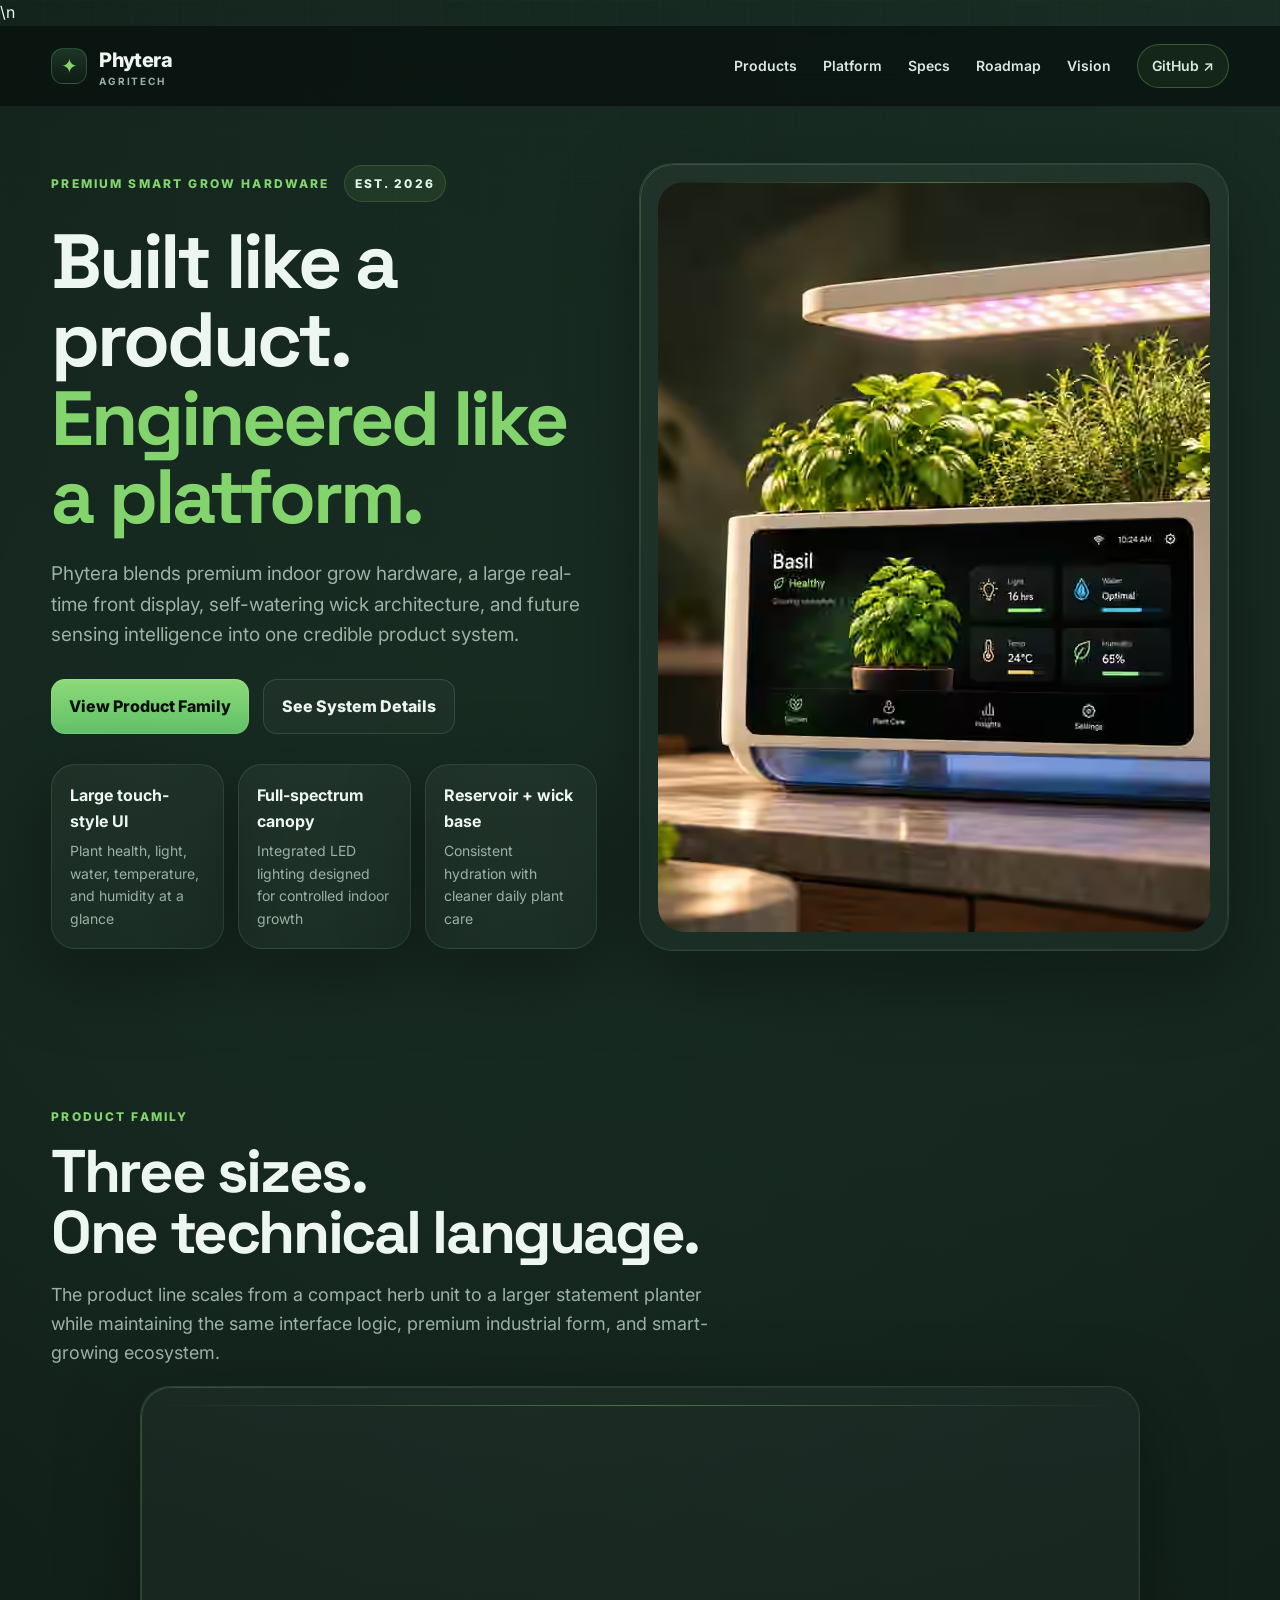
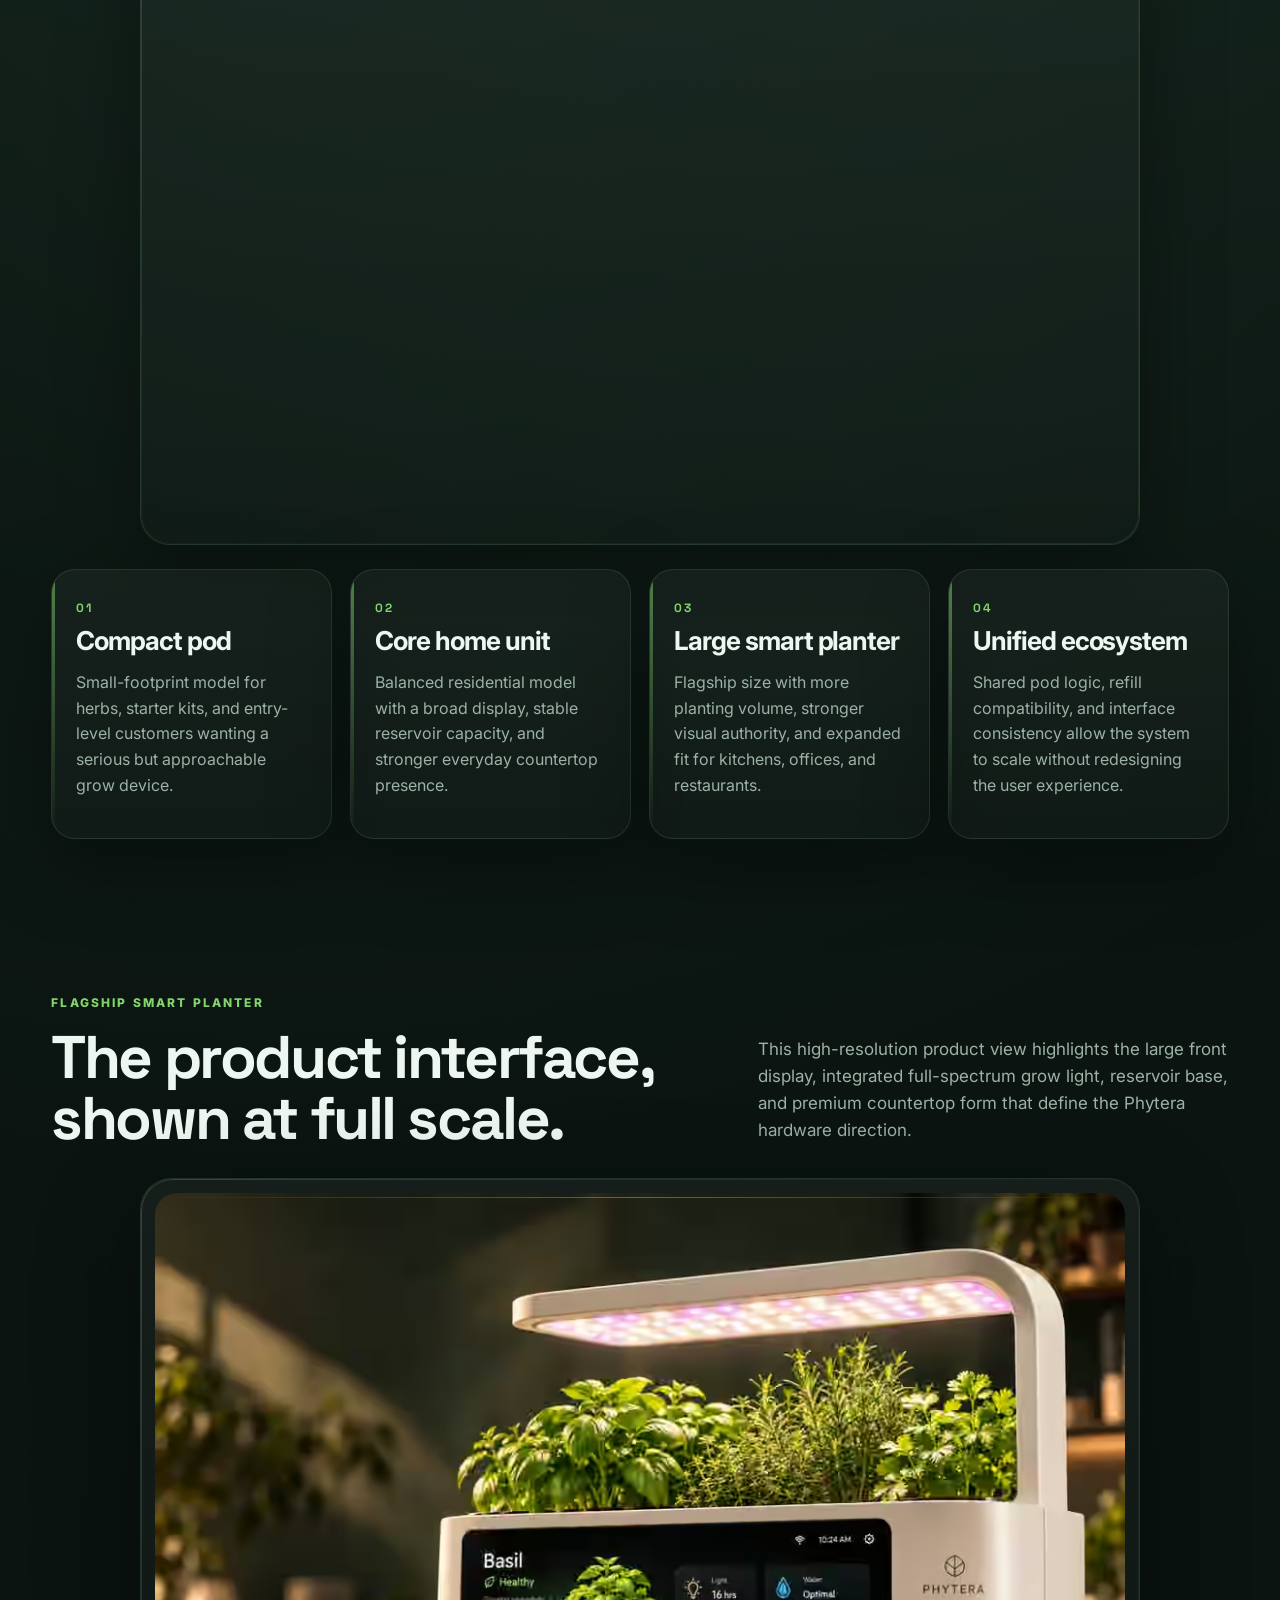
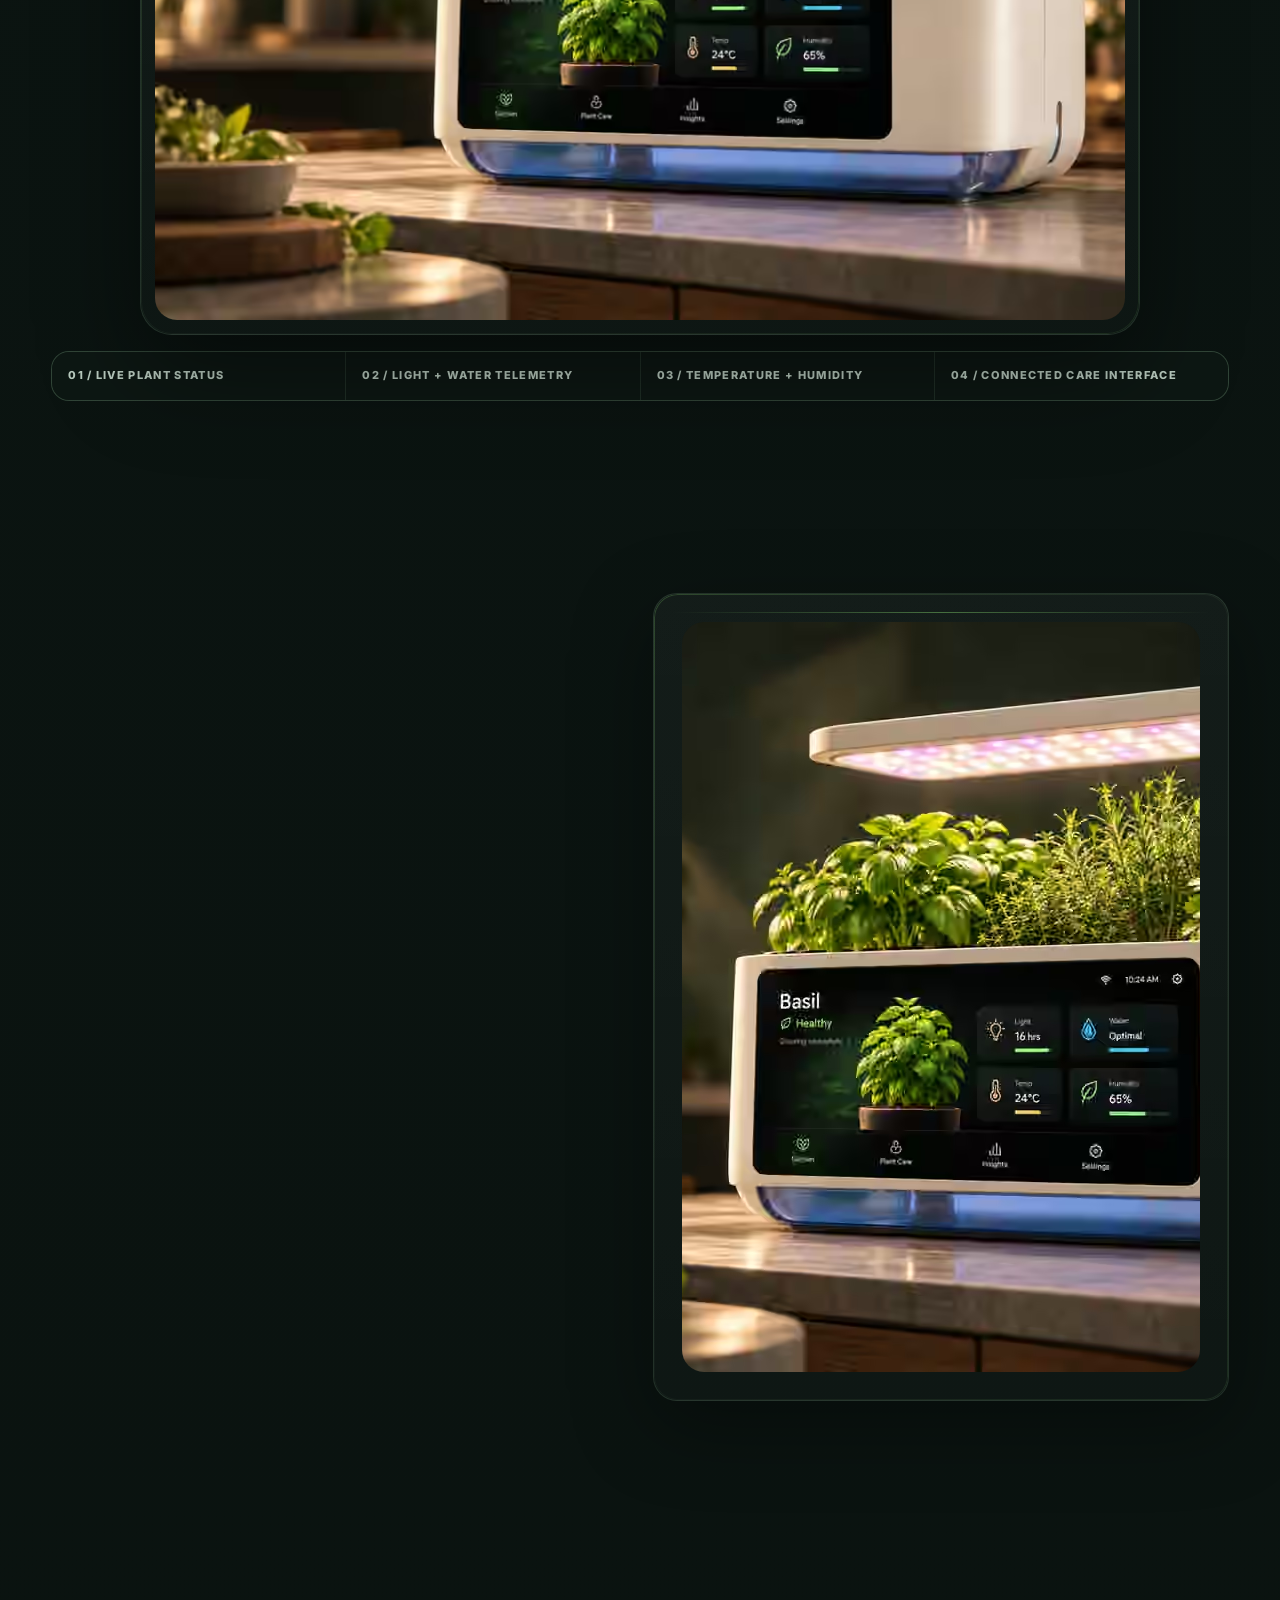
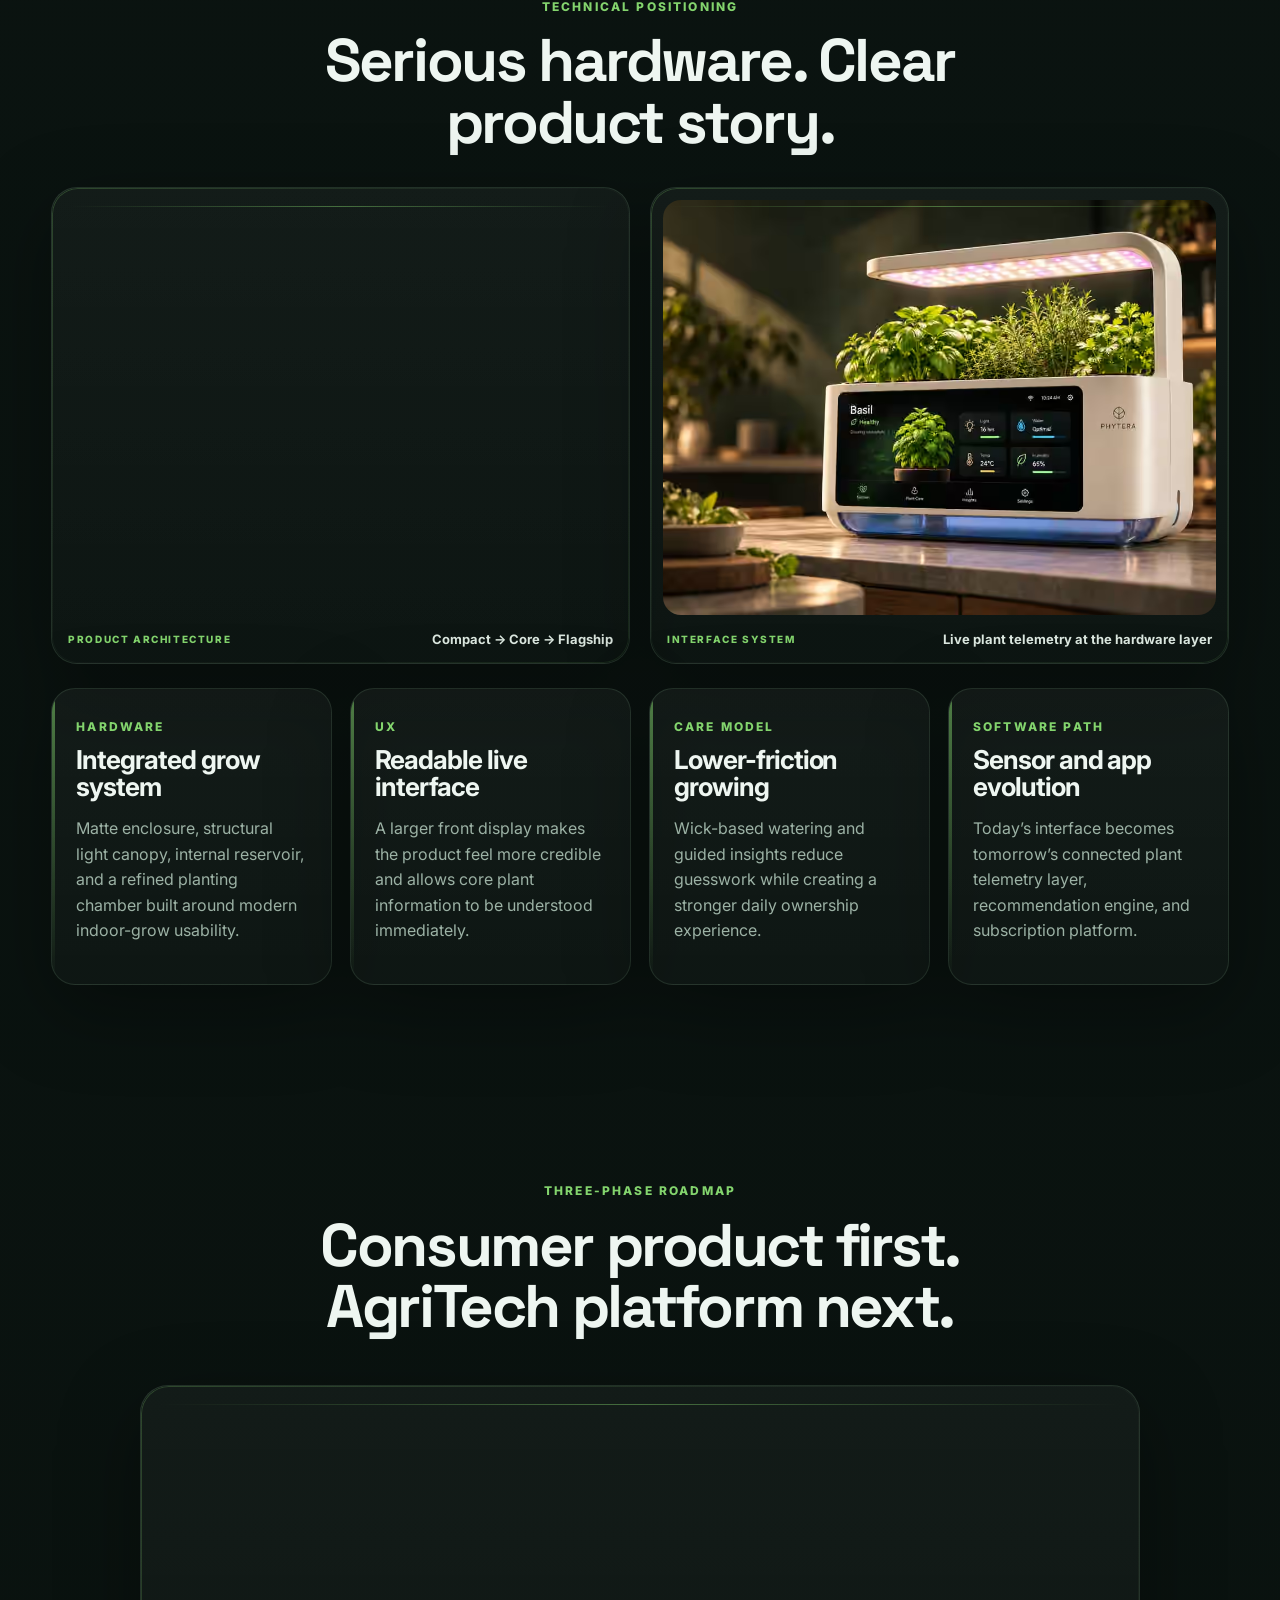
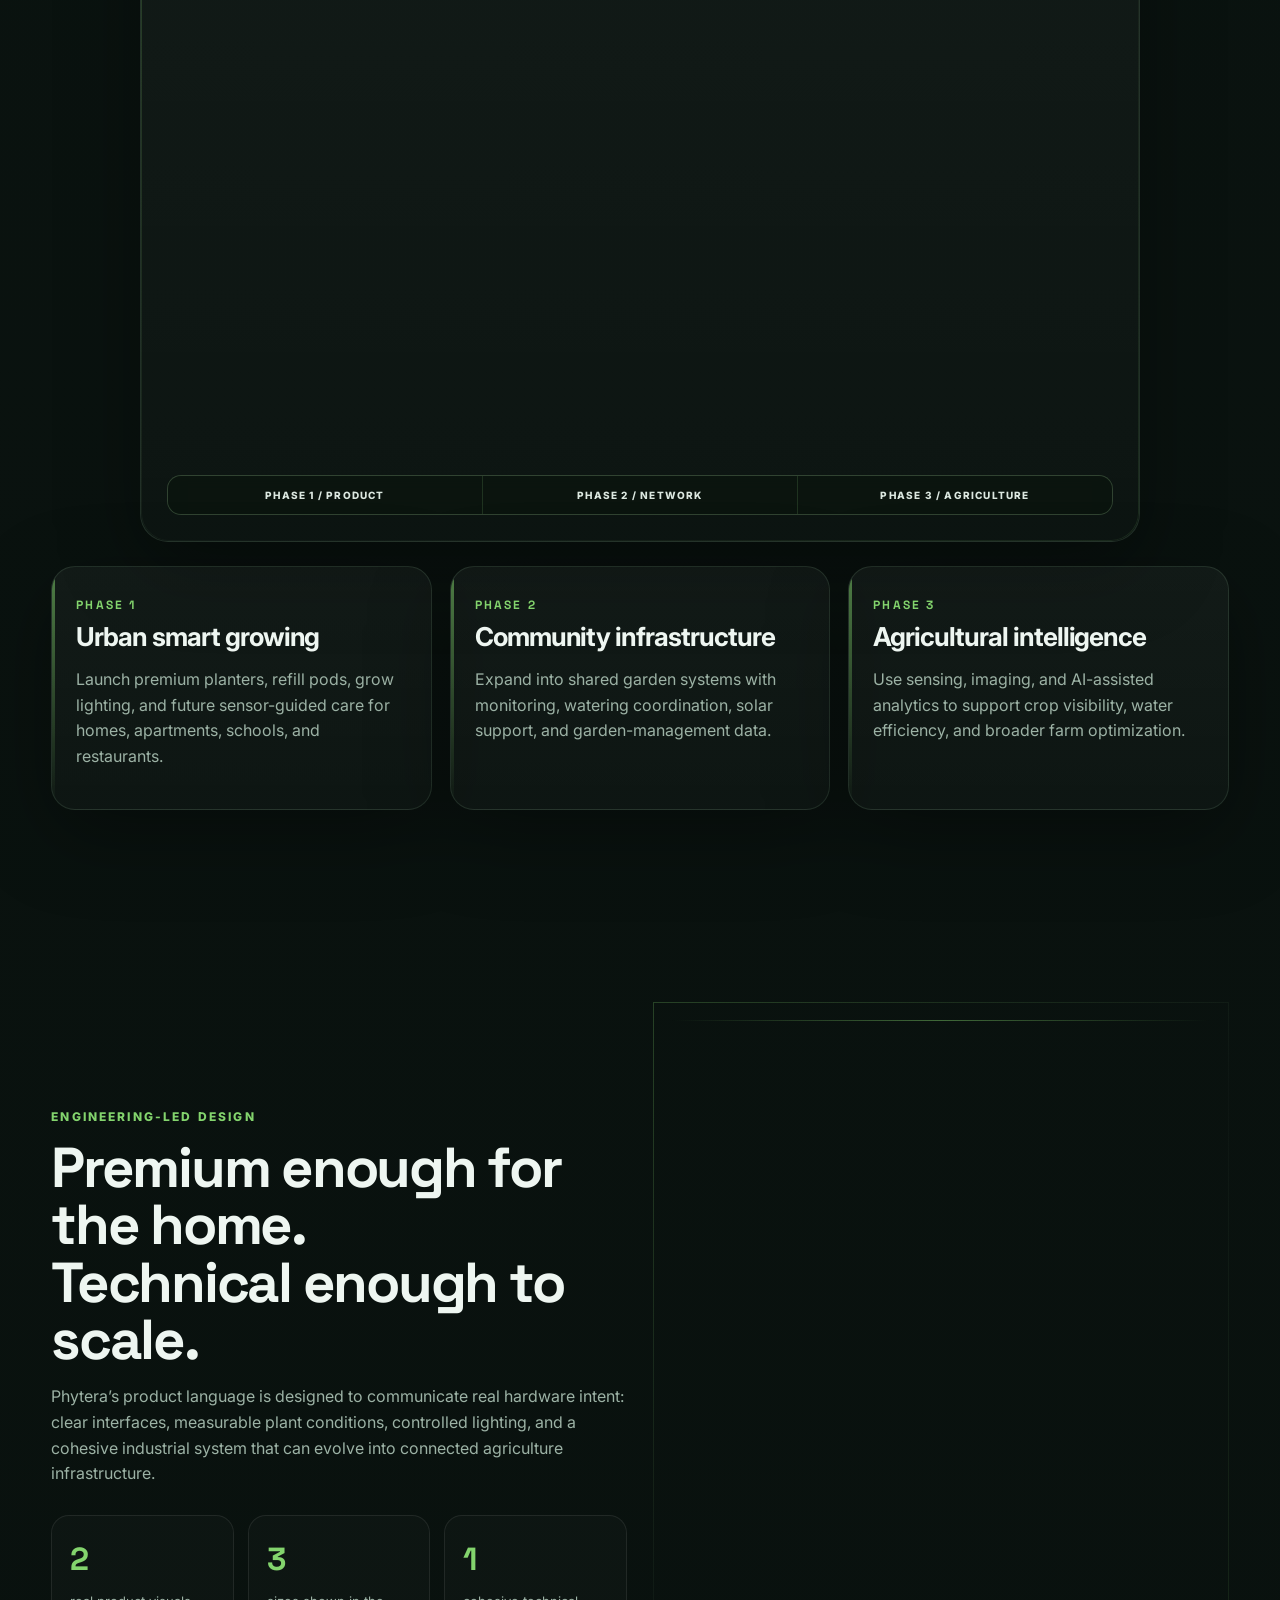
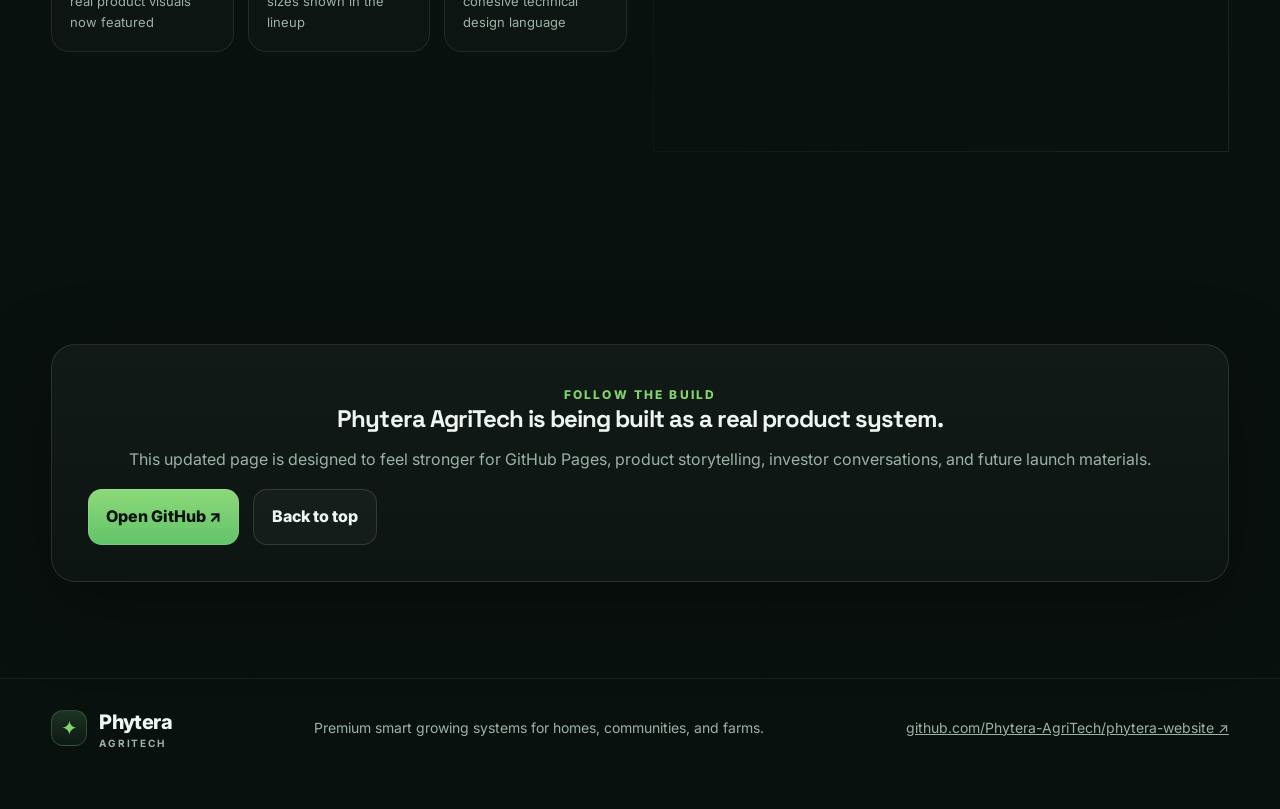
<file: index.html>
<!doctype html>
<html lang="en">
<head>
  <meta charset="utf-8" />
  <meta name="viewport" content="width=device-width,initial-scale=1" />
  <meta name="description" content="Phytera AgriTech builds premium smart growing systems that combine planter hardware, real-time plant telemetry, and a scalable agricultural technology roadmap." />
  <title>Phytera AgriTech | Technical Smart Growing Systems</title>
  <link rel="preconnect" href="https://fonts.googleapis.com">
  <link rel="preconnect" href="https://fonts.gstatic.com" crossorigin>
  <link href="https://fonts.googleapis.com/css2?family=Inter:wght@400;500;600;700;800&family=Space+Grotesk:wght@500;700&display=swap" rel="stylesheet">
  <link rel="preload" as="image" href="assets/phytera-smart-planter-1000.avif" type="image/avif">\n  <link rel="stylesheet" href="styles.css" />
</head>
<body>
  <header class="site-header">
    <a class="brand" href="#top" aria-label="Phytera AgriTech home">
      <span class="brand-mark">✦</span>
      <span>Phytera <small>AgriTech</small></span>
    </a>
    <button class="menu" aria-label="Toggle navigation" aria-expanded="false">☰</button>
    <nav>
      <a href="#products">Products</a>
      <a href="#platform">Platform</a>
      <a href="#specs">Specs</a>
      <a href="#roadmap">Roadmap</a>
      <a href="#vision">Vision</a>
      <a class="nav-cta" href="https://github.com/Phytera-AgriTech/phytera-website" target="_blank" rel="noreferrer">GitHub ↗</a>
    </nav>
  </header>

  <main id="top">
    <section class="hero section">
      <div class="hero-copy reveal">
        <div class="eyebrow-row">
          <span class="eyebrow">PREMIUM SMART GROW HARDWARE</span>
          <span class="pill">EST. 2026</span>
        </div>
        <h1>Built like a product.<br><em>Engineered like a platform.</em></h1>
        <p class="lead">Phytera blends premium indoor grow hardware, a large real-time front display, self-watering wick architecture, and future sensing intelligence into one credible product system.</p>
        <div class="actions">
          <a class="btn primary" href="#products">View Product Family</a>
          <a class="btn secondary" href="#platform">See System Details</a>
        </div>
        <div class="signal-grid">
          <div><strong>Large touch-style UI</strong><span>Plant health, light, water, temperature, and humidity at a glance</span></div>
          <div><strong>Full-spectrum canopy</strong><span>Integrated LED lighting designed for controlled indoor growth</span></div>
          <div><strong>Reservoir + wick base</strong><span>Consistent hydration with cleaner daily plant care</span></div>
        </div>
      </div>
      <div class="hero-visual reveal">
        <div class="hero-card image-tech-frame">
          <img src="assets/phytera-smart-planter-1000.avif" width="1000" height="750" fetchpriority="high" decoding="async" alt="Phytera smart planter with large technical front display and integrated grow light" />
        </div>
      </div>
    </section>

    <section id="products" class="section products section-dark">
      <div class="section-heading reveal">
        <span class="eyebrow">PRODUCT FAMILY</span>
        <h2>Three sizes.<br>One technical language.</h2>
        <p>The product line scales from a compact herb unit to a larger statement planter while maintaining the same interface logic, premium industrial form, and smart-growing ecosystem.</p>
      </div>
      <div class="lineup-card reveal image-tech-frame">
        <img src="assets/phytera-planter-lineup-1000.avif" width="1000" height="750" loading="lazy" decoding="async" alt="Three Phytera smart planter demos in small medium and large sizes" />
      </div>
      <div class="product-grid product-grid-4">
        <article class="info-card reveal">
          <span class="num">01</span>
          <h3>Compact pod</h3>
          <p>Small-footprint model for herbs, starter kits, and entry-level customers wanting a serious but approachable grow device.</p>
        </article>
        <article class="info-card reveal">
          <span class="num">02</span>
          <h3>Core home unit</h3>
          <p>Balanced residential model with a broad display, stable reservoir capacity, and stronger everyday countertop presence.</p>
        </article>
        <article class="info-card reveal">
          <span class="num">03</span>
          <h3>Large smart planter</h3>
          <p>Flagship size with more planting volume, stronger visual authority, and expanded fit for kitchens, offices, and restaurants.</p>
        </article>
        <article class="info-card reveal">
          <span class="num">04</span>
          <h3>Unified ecosystem</h3>
          <p>Shared pod logic, refill compatibility, and interface consistency allow the system to scale without redesigning the user experience.</p>
        </article>
      </div>
    </section>

    <section id="flagship-product" class="section flagship-feature">
      <div class="flagship-head reveal">
        <div>
          <span class="eyebrow">FLAGSHIP SMART PLANTER</span>
          <h2>The product interface, shown at full scale.</h2>
        </div>
        <p>This high-resolution product view highlights the large front display, integrated full-spectrum grow light, reservoir base, and premium countertop form that define the Phytera hardware direction.</p>
      </div>
      <div class="flagship-wide reveal image-tech-frame">
        <img src="assets/phytera-smart-planter-1000.avif" width="1000" height="750" loading="lazy" decoding="async" alt="High-resolution Phytera flagship smart planter with large front display, grow light, herbs, and reservoir" />
      </div>
      <div class="flagship-data reveal">
        <span>01 / LIVE PLANT STATUS</span>
        <span>02 / LIGHT + WATER TELEMETRY</span>
        <span>03 / TEMPERATURE + HUMIDITY</span>
        <span>04 / CONNECTED CARE INTERFACE</span>
      </div>
    </section>

    <section id="platform" class="section platform">
      <div class="two-col technical-layout">
        <div class="panel reveal">
          <span class="eyebrow">FLAGSHIP INTERFACE</span>
          <h2>A front screen that feels genuinely useful.</h2>
          <p>The screen is not decorative. It is the operational center of the product—surfacing plant status, environmental readings, watering signals, and future care guidance in a format that feels polished and product-grade.</p>
          <ul class="feature-list">
            <li>Real-time plant status and health state</li>
            <li>Light duration, water status, and ambient conditions</li>
            <li>Future-ready navigation for care, plants, and settings</li>
            <li>Designed to bridge physical hardware and future app telemetry</li>
          </ul>
        </div>
        <div class="image-panel reveal image-tech-frame">
          <img src="assets/phytera-smart-planter-1000.avif" width="1000" height="750" loading="lazy" decoding="async" alt="Close product view of Phytera smart planter interface" />
        </div>
      </div>
    </section>

    <section id="specs" class="section specs">
      <div class="section-heading centered reveal">
        <span class="eyebrow">TECHNICAL POSITIONING</span>
        <h2>Serious hardware. Clear product story.</h2>
      </div>
      <div class="spec-visual-grid reveal">
        <figure class="spec-visual image-tech-frame">
          <img src="assets/phytera-planter-lineup-1000.avif" width="1000" height="750" loading="lazy" decoding="async" alt="Phytera smart planter family shown in three sizes" />
          <figcaption><span>PRODUCT ARCHITECTURE</span><strong>Compact → Core → Flagship</strong></figcaption>
        </figure>
        <figure class="spec-visual image-tech-frame">
          <img src="assets/phytera-smart-planter-1000.avif" width="1000" height="750" loading="lazy" decoding="async" alt="Phytera flagship smart planter interface and integrated grow light" />
          <figcaption><span>INTERFACE SYSTEM</span><strong>Live plant telemetry at the hardware layer</strong></figcaption>
        </figure>
      </div>
      <div class="specs-grid">
        <article class="spec-card reveal"><span class="eyebrow">HARDWARE</span><h3>Integrated grow system</h3><p>Matte enclosure, structural light canopy, internal reservoir, and a refined planting chamber built around modern indoor-grow usability.</p></article>
        <article class="spec-card reveal"><span class="eyebrow">UX</span><h3>Readable live interface</h3><p>A larger front display makes the product feel more credible and allows core plant information to be understood immediately.</p></article>
        <article class="spec-card reveal"><span class="eyebrow">CARE MODEL</span><h3>Lower-friction growing</h3><p>Wick-based watering and guided insights reduce guesswork while creating a stronger daily ownership experience.</p></article>
        <article class="spec-card reveal"><span class="eyebrow">SOFTWARE PATH</span><h3>Sensor and app evolution</h3><p>Today’s interface becomes tomorrow’s connected plant telemetry layer, recommendation engine, and subscription platform.</p></article>
      </div>
    </section>

    <section id="roadmap" class="section roadmap">
      <div class="section-heading centered reveal"><span class="eyebrow">THREE-PHASE ROADMAP</span><h2>Consumer product first. AgriTech platform next.</h2></div>
      <div class="roadmap-visual-band reveal image-tech-frame">
        <img src="assets/phytera-planter-lineup-1000.avif" width="1000" height="750" loading="lazy" decoding="async" alt="Phytera product family visual representing the hardware foundation of the three-phase roadmap" />
        <div class="roadmap-overlay">
          <span>PHASE 1 / PRODUCT</span>
          <span>PHASE 2 / NETWORK</span>
          <span>PHASE 3 / AGRICULTURE</span>
        </div>
      </div>
      <div class="timeline">
        <article class="timeline-card reveal"><span class="phase">PHASE 1</span><h3>Urban smart growing</h3><p>Launch premium planters, refill pods, grow lighting, and future sensor-guided care for homes, apartments, schools, and restaurants.</p></article>
        <article class="timeline-card reveal"><span class="phase">PHASE 2</span><h3>Community infrastructure</h3><p>Expand into shared garden systems with monitoring, watering coordination, solar support, and garden-management data.</p></article>
        <article class="timeline-card reveal"><span class="phase">PHASE 3</span><h3>Agricultural intelligence</h3><p>Use sensing, imaging, and AI-assisted analytics to support crop visibility, water efficiency, and broader farm optimization.</p></article>
      </div>
    </section>

    <section class="section showcase" id="vision">
      <div class="showcase-copy reveal">
        <span class="eyebrow">ENGINEERING-LED DESIGN</span>
        <h2>Premium enough for the home.<br>Technical enough to scale.</h2>
        <p>Phytera’s product language is designed to communicate real hardware intent: clear interfaces, measurable plant conditions, controlled lighting, and a cohesive industrial system that can evolve into connected agriculture infrastructure.</p>
        <div class="mini-stats">
          <div><strong>2</strong><span>real product visuals now featured</span></div>
          <div><strong>3</strong><span>sizes shown in the lineup</span></div>
          <div><strong>1</strong><span>cohesive technical design language</span></div>
        </div>
      </div>
      <div class="showcase-image reveal image-tech-frame">
        <img src="assets/phytera-planter-lineup-1000.avif" width="1000" height="750" loading="lazy" decoding="async" alt="Phytera premium planter lineup in a technical product showcase" />
      </div>
    </section>

    <section class="section cta">
      <div class="cta-card reveal">
        <span class="eyebrow">FOLLOW THE BUILD</span>
        <h2>Phytera AgriTech is being built as a real product system.</h2>
        <p>This updated page is designed to feel stronger for GitHub Pages, product storytelling, investor conversations, and future launch materials.</p>
        <div class="actions">
          <a class="btn primary" href="https://github.com/Phytera-AgriTech/phytera-website" target="_blank" rel="noreferrer">Open GitHub ↗</a>
          <a class="btn secondary" href="#top">Back to top</a>
        </div>
      </div>
    </section>
  </main>

  <footer>
    <a class="brand" href="#top"><span class="brand-mark">✦</span><span>Phytera <small>AgriTech</small></span></a>
    <p>Premium smart growing systems for homes, communities, and farms.</p>
    <a href="https://github.com/Phytera-AgriTech/phytera-website" target="_blank" rel="noreferrer">github.com/Phytera-AgriTech/phytera-website ↗</a>
  </footer>
  <script src="script.js"></script>
</body>
</html>
</file>
<file: styles.css>
:root{--bg:#09110e;--panel:#0f1815;--panel-soft:#131f1a;--panel-border:rgba(180,232,187,.12);--text:#eef6f1;--muted:#9cb2a5;--green:#83d46d;--green-2:#57b87b;--glow:rgba(131,212,109,.22);--white:#fff;--shadow:0 24px 80px rgba(0,0,0,.34)}*{box-sizing:border-box}html{scroll-behavior:smooth}body{margin:0;font-family:Inter,system-ui,-apple-system,BlinkMacSystemFont,"Segoe UI",sans-serif;color:var(--text);background:radial-gradient(circle at top right,rgba(80,140,110,.2),transparent 28%),radial-gradient(circle at 20% 10%,rgba(120,220,160,.08),transparent 24%),linear-gradient(180deg,#08100d 0%,#0b1411 30%,#09110e 100%);line-height:1.6}body::before{content:"";position:fixed;inset:0;pointer-events:none;z-index:-1;background-image:linear-gradient(rgba(131,212,109,.025) 1px,transparent 1px),linear-gradient(90deg,rgba(131,212,109,.025) 1px,transparent 1px);background-size:44px 44px;mask-image:linear-gradient(to bottom,rgba(0,0,0,.8),transparent 70%)}a{color:inherit}img{max-width:100%;display:block}.site-header{position:sticky;top:0;z-index:50;display:flex;align-items:center;justify-content:space-between;padding:18px clamp(22px,4vw,64px);background:rgba(8,16,13,.72);backdrop-filter:blur(16px);border-bottom:1px solid rgba(255,255,255,.06)}.brand{display:flex;align-items:center;gap:12px;text-decoration:none;color:var(--text);font-weight:800;letter-spacing:-.03em;font-size:20px}.brand small{display:block;font-size:10px;letter-spacing:.18em;text-transform:uppercase;color:var(--muted);line-height:1.1;font-weight:700}.brand-mark{width:36px;height:36px;display:grid;place-items:center;border-radius:12px;background:linear-gradient(180deg,rgba(122,204,138,.18),rgba(122,204,138,.04));border:1px solid rgba(122,204,138,.25);color:var(--green)}nav{display:flex;gap:26px;align-items:center}nav a{text-decoration:none;color:#dbe8df;font-weight:600;font-size:14px}.nav-cta{padding:10px 14px;border-radius:999px;border:1px solid rgba(132,212,109,.3);background:rgba(131,212,109,.08)}.menu{display:none;background:none;border:0;color:var(--text);font-size:24px}.section{max-width:1320px;margin:0 auto;padding:96px clamp(22px,4vw,64px)}.hero{display:grid;grid-template-columns:1fr 1.08fr;gap:42px;align-items:center;padding-top:56px;min-height:calc(100vh - 80px)}.eyebrow,.pill,.phase,.num{font-size:12px;letter-spacing:.18em;font-weight:800;text-transform:uppercase}.eyebrow{color:var(--green)}.eyebrow-row{display:flex;gap:14px;align-items:center;flex-wrap:wrap;margin-bottom:20px}.pill{color:#dff6e2;background:rgba(131,212,109,.1);border:1px solid rgba(131,212,109,.18);padding:8px 10px;border-radius:999px}h1,h2,h3{margin:0;line-height:1.02;letter-spacing:-.04em}h1,h2{font-family:"Space Grotesk",Inter,sans-serif}h1{font-size:clamp(48px,6vw,88px)}h1 em,h2 em{font-style:normal;color:var(--green)}.lead{font-size:19px;color:var(--muted);max-width:670px;margin:24px 0 28px}.actions{display:flex;gap:14px;flex-wrap:wrap}.btn{display:inline-flex;align-items:center;justify-content:center;text-decoration:none;padding:14px 18px;border-radius:14px;font-weight:800;transition:.2s ease}.btn:hover{transform:translateY(-2px);box-shadow:0 12px 30px rgba(0,0,0,.2)}.primary{background:linear-gradient(180deg,#8cd978,#63c36a);color:#051009;box-shadow:0 0 0 1px rgba(255,255,255,.12) inset}.secondary{border:1px solid rgba(255,255,255,.12);background:rgba(255,255,255,.03);color:var(--text)}.signal-grid{display:grid;grid-template-columns:repeat(3,1fr);gap:14px;margin-top:30px}.signal-grid div,.info-card,.spec-card,.timeline-card,.panel,.image-panel,.cta-card{background:linear-gradient(180deg,rgba(255,255,255,.04),rgba(255,255,255,.02));border:1px solid var(--panel-border);border-radius:24px;box-shadow:var(--shadow)}.signal-grid div{padding:18px}.signal-grid strong,.mini-stats strong{display:block;font-size:16px;margin-bottom:6px}.signal-grid span{display:block;color:var(--muted);font-size:14px}.hero-card{max-width:760px;margin-left:auto;margin-right:auto;padding:18px;border-radius:34px;background:linear-gradient(180deg,rgba(255,255,255,.04),rgba(255,255,255,.02));border:1px solid rgba(255,255,255,.09);box-shadow:var(--shadow)}.hero-card img{border-radius:26px;width:100%;aspect-ratio:4/3;object-fit:cover}.section-dark{padding-top:56px}.section-heading{max-width:760px}.section-heading h2{font-size:clamp(38px,4.7vw,66px);margin-top:12px}.section-heading p{color:var(--muted);font-size:18px;max-width:680px}.section-heading h2,.technical-layout h2{max-width:900px}.centered{text-align:center;margin:0 auto 48px}.lineup-card{padding:18px;background:linear-gradient(180deg,rgba(255,255,255,.03),rgba(255,255,255,.015));border:1px solid var(--panel-border);border-radius:30px;box-shadow:var(--shadow);max-width:1000px;margin-left:auto;margin-right:auto}.lineup-card img{border-radius:20px;aspect-ratio:4/3;object-fit:cover;width:100%;height:auto}.product-grid,.specs-grid,.timeline{display:grid;gap:18px}.product-grid{grid-template-columns:repeat(3,1fr);margin-top:24px}.product-grid-4{grid-template-columns:repeat(4,1fr)}.info-card,.spec-card,.timeline-card{padding:24px;position:relative;overflow:hidden}.info-card::after,.spec-card::after,.timeline-card::after{content:"";position:absolute;left:0;top:0;width:3px;height:100%;background:linear-gradient(180deg,var(--green),transparent);opacity:.55}.info-card h3,.spec-card h3,.timeline-card h3{font-size:26px;margin:8px 0 10px}.info-card p,.spec-card p,.timeline-card p,.panel p,.cta-card p,.showcase-copy p{color:var(--muted)}.num,.phase{color:var(--green);font-family:"Space Grotesk",Inter,sans-serif}.two-col,.showcase{display:grid;grid-template-columns:1fr 1fr;gap:26px;align-items:center}.panel,.image-panel{padding:28px}.technical-layout .panel h2{font-size:clamp(36px,4vw,58px);margin:12px 0 16px;font-family:"Space Grotesk",Inter,sans-serif}.image-panel img,.showcase-image img{border-radius:22px;width:100%;aspect-ratio:4/3;object-fit:cover}.feature-list{list-style:none;padding:0;margin:22px 0 0;display:grid;gap:12px}.feature-list li{position:relative;padding-left:22px;color:#d9e7de}.feature-list li::before{content:"•";position:absolute;left:0;top:0;color:var(--green);font-size:18px}.specs .section-heading{margin-bottom:34px}.specs-grid{grid-template-columns:repeat(4,1fr)}.timeline{grid-template-columns:repeat(3,1fr)}.showcase-copy h2{font-size:clamp(36px,4.4vw,60px);margin:10px 0 16px;font-family:"Space Grotesk",Inter,sans-serif}.mini-stats{display:grid;grid-template-columns:repeat(3,1fr);gap:14px;margin-top:28px}.mini-stats div{padding:18px;border-radius:18px;border:1px solid rgba(255,255,255,.08);background:rgba(255,255,255,.02)}.mini-stats strong{font-size:32px;color:var(--green);font-family:"Space Grotesk",Inter,sans-serif}.mini-stats span{display:block;color:var(--muted);font-size:13px;margin-top:6px}.cta-card{padding:36px;text-align:center}.image-tech-frame{position:relative;overflow:hidden}.image-tech-frame::before{content:"";position:absolute;inset:0;border-radius:inherit;padding:1px;background:linear-gradient(135deg,rgba(131,212,109,.25),rgba(255,255,255,.02),rgba(131,212,109,.12));-webkit-mask:linear-gradient(#fff 0 0) content-box,linear-gradient(#fff 0 0);-webkit-mask-composite:xor;mask-composite:exclude;pointer-events:none}.image-tech-frame::after{content:"";position:absolute;left:18px;right:18px;top:18px;height:1px;background:linear-gradient(90deg,transparent,rgba(131,212,109,.45),transparent);pointer-events:none}footer{max-width:1320px;margin:0 auto;padding:24px clamp(22px,4vw,64px) 56px;display:flex;justify-content:space-between;align-items:center;gap:18px;color:var(--muted);font-size:14px;border-top:1px solid rgba(255,255,255,.06)}.reveal{opacity:0;transform:translateY(18px);transition:opacity .7s ease,transform .7s ease}.reveal.visible{opacity:1;transform:none}@media(max-width:1100px){.hero,.two-col,.showcase,.specs-grid,.timeline,.product-grid{grid-template-columns:1fr 1fr}.hero{min-height:auto}.signal-grid{grid-template-columns:1fr}.specs-grid,.product-grid-4{grid-template-columns:1fr 1fr}}@media(max-width:840px){.menu{display:block}nav{display:none;position:absolute;left:20px;right:20px;top:76px;flex-direction:column;align-items:stretch;padding:18px;border-radius:18px;background:#0f1915;border:1px solid rgba(255,255,255,.08)}nav.open{display:flex}.hero,.two-col,.showcase,.product-grid,.specs-grid,.timeline,.product-grid-4{grid-template-columns:1fr}.section{padding-top:76px;padding-bottom:76px}footer{flex-direction:column;align-items:flex-start}}@media(max-width:560px){h1{font-size:46px}.section-heading h2,.showcase-copy h2{font-size:38px}.mini-stats{grid-template-columns:1fr}}.flagship-feature{padding-top:54px}.flagship-head{display:grid;grid-template-columns:1.05fr .75fr;gap:48px;align-items:end;margin-bottom:28px}.flagship-head h2{font-family:"Space Grotesk",Inter,sans-serif;font-size:clamp(38px,4.7vw,66px);margin-top:12px;max-width:780px}.flagship-head p{color:var(--muted);font-size:17px;margin:0 0 5px}.flagship-wide{padding:14px;border-radius:32px;background:linear-gradient(180deg,rgba(255,255,255,.045),rgba(255,255,255,.015));border:1px solid var(--panel-border);box-shadow:0 34px 100px rgba(0,0,0,.45);max-width:1000px;margin-left:auto;margin-right:auto}.flagship-wide img{display:block;width:100%;height:auto;aspect-ratio:4/3;object-fit:cover;border-radius:22px}.flagship-data{display:grid;grid-template-columns:repeat(4,1fr);gap:1px;margin-top:16px;border:1px solid var(--panel-border);border-radius:18px;overflow:hidden;background:var(--panel-border)}.flagship-data span{background:#0d1713;padding:15px 16px;color:#b9cbbf;font-size:11px;font-weight:800;letter-spacing:.12em}.hero-card img,.lineup-card img,.image-panel img,.showcase-image img,.flagship-wide img{image-rendering:auto;-webkit-font-smoothing:antialiased}@media(max-width:840px){.flagship-head{grid-template-columns:1fr;gap:18px}.flagship-data{grid-template-columns:1fr 1fr}}@media(max-width:560px){.flagship-data{grid-template-columns:1fr}}
.spec-visual-grid{display:grid;grid-template-columns:1fr 1fr;gap:20px;margin:0 0 24px}
.spec-visual{margin:0;padding:12px;border-radius:26px;background:linear-gradient(180deg,rgba(255,255,255,.04),rgba(255,255,255,.015));border:1px solid var(--panel-border);box-shadow:var(--shadow)}
.spec-visual img{width:100%;height:auto;aspect-ratio:4/3;object-fit:cover;border-radius:18px}
.spec-visual figcaption{display:flex;justify-content:space-between;gap:16px;align-items:center;padding:14px 4px 2px}
.spec-visual figcaption span{font-size:10px;letter-spacing:.16em;font-weight:800;color:var(--green)}
.spec-visual figcaption strong{font-size:13px;color:#dce8e0;text-align:right}
.roadmap-visual-band{position:relative;max-width:1000px;margin:0 auto 24px;padding:12px;border-radius:28px;background:linear-gradient(180deg,rgba(255,255,255,.04),rgba(255,255,255,.015));border:1px solid var(--panel-border);box-shadow:var(--shadow)}
.roadmap-visual-band img{width:100%;height:auto;aspect-ratio:4/3;object-fit:cover;border-radius:19px;filter:saturate(.95) contrast(1.02)}
.roadmap-overlay{position:absolute;left:26px;right:26px;bottom:26px;display:grid;grid-template-columns:repeat(3,1fr);gap:1px;border-radius:14px;overflow:hidden;background:rgba(131,212,109,.16);backdrop-filter:blur(8px);border:1px solid rgba(255,255,255,.08)}
.roadmap-overlay span{padding:11px 12px;background:rgba(7,14,11,.82);font-size:10px;font-weight:800;letter-spacing:.12em;color:#dce8e0;text-align:center}
@media(max-width:840px){.spec-visual-grid{grid-template-columns:1fr}.roadmap-overlay{position:static;margin-top:10px;grid-template-columns:1fr}.roadmap-visual-band{padding:10px}}
</file>
